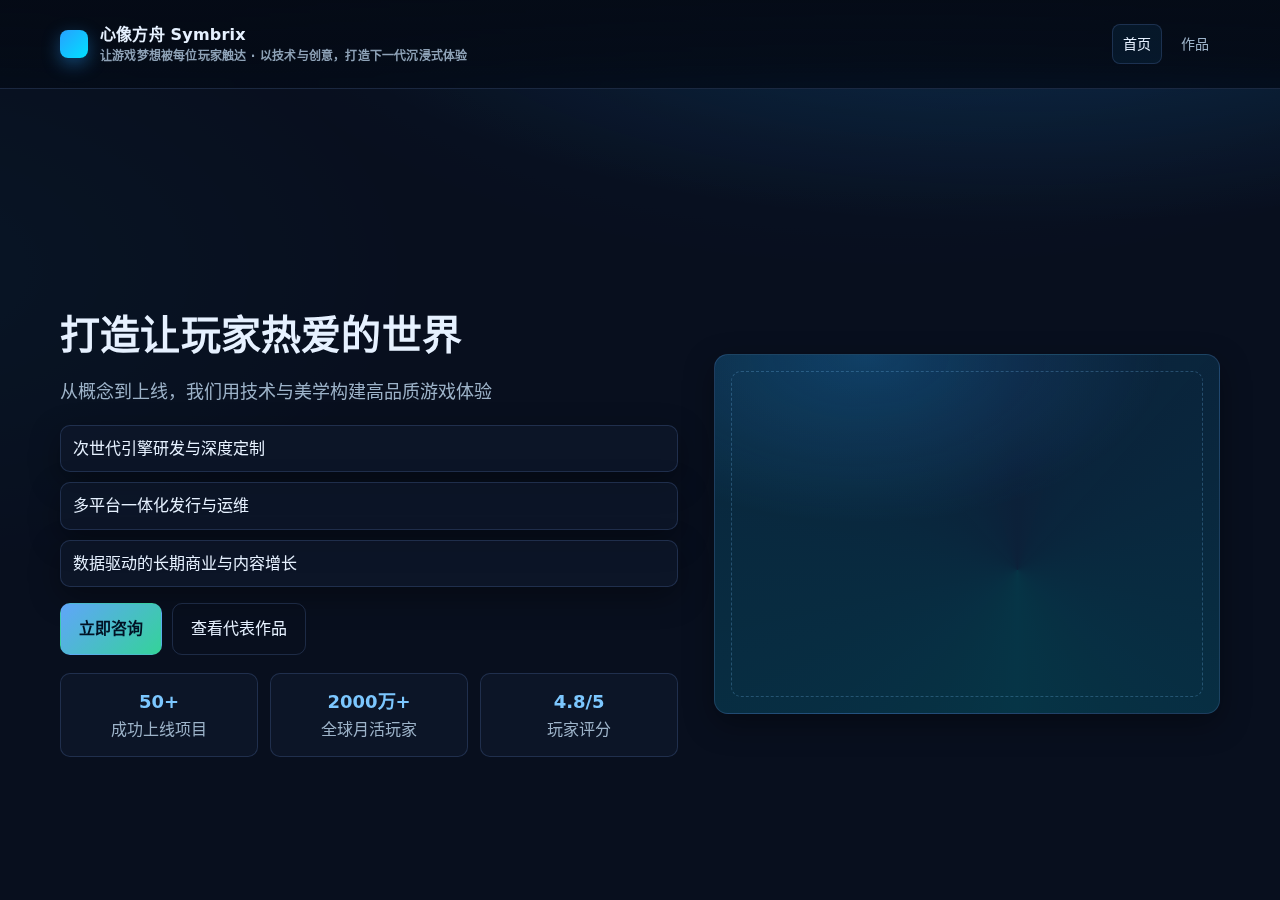
<file: index.html>
<!doctype html>
<html lang="zh-CN">
  <head>
    <meta charset="utf-8" />
    <meta name="viewport" content="width=device-width, initial-scale=1, viewport-fit=cover" />
    <title>GameTech Studio｜游戏研发与发行｜UE/Unity 跨平台解决方案</title>
    <meta name="description" content="GameTech Studio 专注于高品质游戏研发与长期运营，提供 UE/Unity 引擎深度定制、服务器与后台、跨平台发行、数据驱动增长等一站式解决方案。" />
    <meta name="keywords" content="游戏开发, Unreal Engine, Unity, 跨平台游戏, 游戏外包, 后端服务, 游戏发行, 技术美术, 性能优化, 云游戏" />
    <meta name="theme-color" content="#0b1526" />
    <meta property="og:type" content="website" />
    <meta property="og:title" content="GameTech Studio｜游戏研发与发行｜UE/Unity 跨平台解决方案" />
    <meta property="og:description" content="GameTech Studio 专注于高品质游戏研发与长期运营，提供 UE/Unity 引擎深度定制、服务器与后台、跨平台发行、数据驱动增长等一站式解决方案。" />
    <meta property="og:site_name" content="GameTech Studio" />
    <meta property="og:locale" content="zh_CN" />
    <meta name="twitter:card" content="summary_large_image" />
    <link rel="icon" href="data:image/svg+xml,%3Csvg xmlns='http://www.w3.org/2000/svg' viewBox='0 0 128 128'%3E%3Crect width='128' height='128' rx='24' fill='%230b1526'/%3E%3Cpath d='M24 84 L64 24 L104 84 Z' fill='%2327a1ff'/%3E%3C/svg%3E" />
    <script type="module" crossorigin src="/assets/index-CL4PEO8V.js"></script>
    <link rel="stylesheet" crossorigin href="/assets/index-B_LkeLfd.css">
  </head>
  <body>
    <div id="app"></div>
  </body>
  </html>
</file>
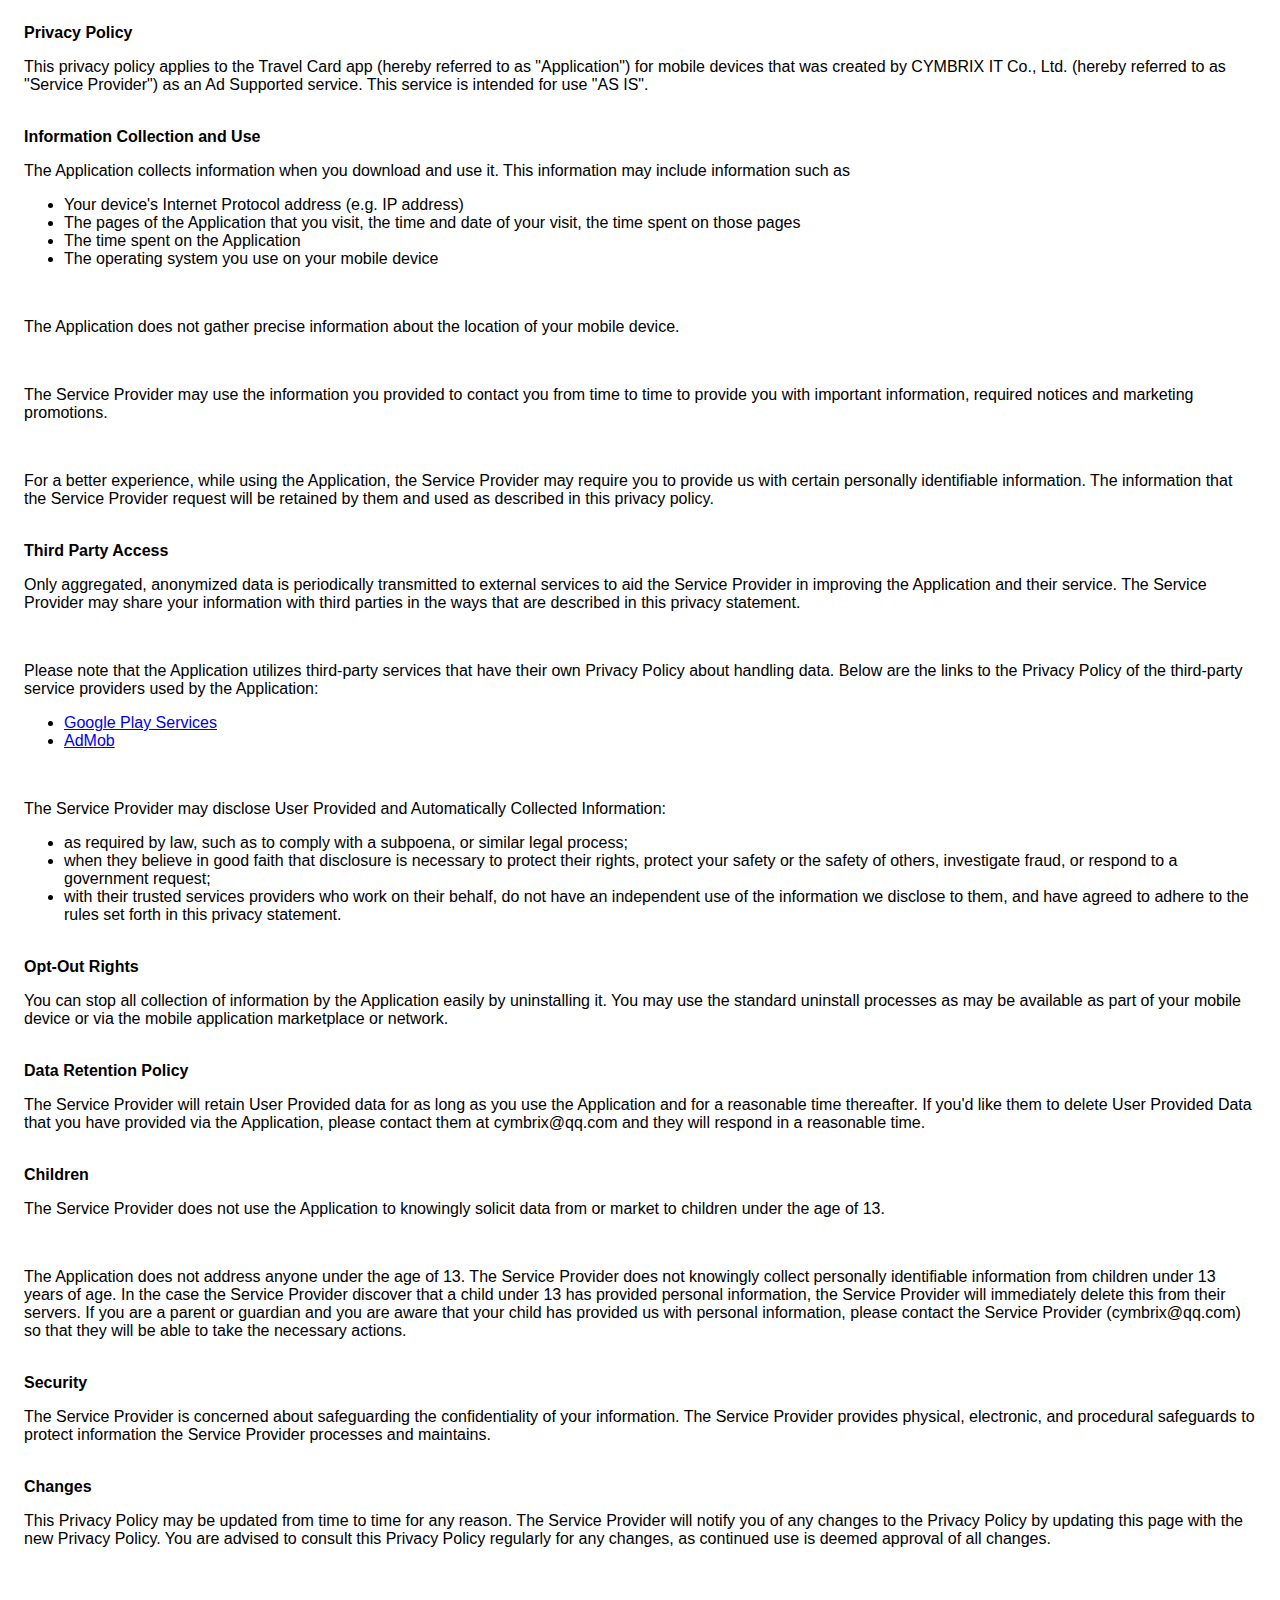
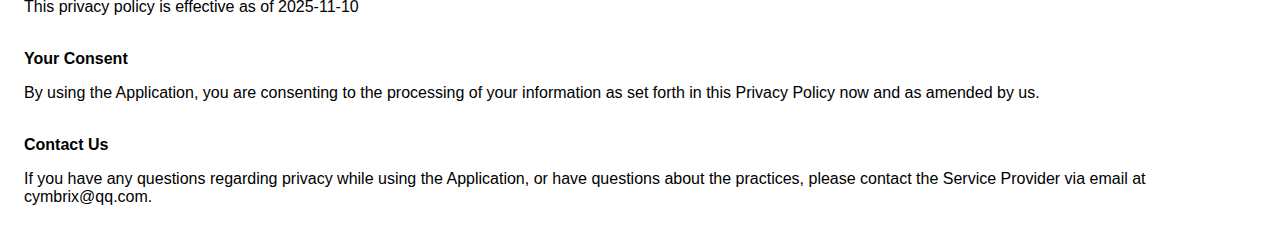
<file: privacy_travelcard.html>
<!DOCTYPE html>
<html>

<head>
    <meta charset='utf-8'>
    <meta name='viewport' content='width=device-width'>
    <title>Privacy Policy</title>
    <style>
        body {
            font-family: 'Helvetica Neue', Helvetica, Arial, sans-serif;
            padding: 1em;
        }
    </style>
</head>

<body>
    <strong>Privacy Policy</strong>
    <p>This privacy policy applies to the Travel Card app (hereby referred to as "Application") for mobile devices that
        was created by CYMBRIX IT Co., Ltd. (hereby referred to as "Service Provider") as an Ad Supported service. This
        service is intended for use "AS IS".</p><br><strong>Information Collection and Use</strong>
    <p>The Application collects information when you download and use it. This information may include information such
        as </p>
    <ul>
        <li>Your device's Internet Protocol address (e.g. IP address)</li>
        <li>The pages of the Application that you visit, the time and date of your visit, the time spent on those pages
        </li>
        <li>The time spent on the Application</li>
        <li>The operating system you use on your mobile device</li>
    </ul>
    <p></p><br>
    <p>The Application does not gather precise information about the location of your mobile device.</p>
    <div style="display: none;">
        <p>The Application collects your device's location, which helps the Service Provider determine your approximate
            geographical location and make use of in below ways:</p>
        <ul>
            <li>Geolocation Services: The Service Provider utilizes location data to provide features such as
                personalized content, relevant recommendations, and location-based services.</li>
            <li>Analytics and Improvements: Aggregated and anonymized location data helps the Service Provider to
                analyze user behavior, identify trends, and improve the overall performance and functionality of the
                Application.</li>
            <li>Third-Party Services: Periodically, the Service Provider may transmit anonymized location data to
                external services. These services assist them in enhancing the Application and optimizing their
                offerings.</li>
        </ul>
    </div><br>
    <p>The Service Provider may use the information you provided to contact you from time to time to provide you with
        important information, required notices and marketing promotions.</p><br>
    <p>For a better experience, while using the Application, the Service Provider may require you to provide us with
        certain personally identifiable information. The information that the Service Provider request will be retained
        by them and used as described in this privacy policy.</p><br><strong>Third Party Access</strong>
    <p>Only aggregated, anonymized data is periodically transmitted to external services to aid the Service Provider in
        improving the Application and their service. The Service Provider may share your information with third parties
        in the ways that are described in this privacy statement.</p>
    <div><br>
        <p>Please note that the Application utilizes third-party services that have their own Privacy Policy about
            handling data. Below are the links to the Privacy Policy of the third-party service providers used by the
            Application:</p>
        <ul>
            <li><a href="https://www.google.com/policies/privacy/" target="_blank" rel="noopener noreferrer">Google Play
                    Services</a></li>
            <li><a href="https://support.google.com/admob/answer/6128543?hl=en" target="_blank"
                    rel="noopener noreferrer">AdMob</a></li>
        </ul>
    </div><br>
    <p>The Service Provider may disclose User Provided and Automatically Collected Information:</p>
    <ul>
        <li>as required by law, such as to comply with a subpoena, or similar legal process;</li>
        <li>when they believe in good faith that disclosure is necessary to protect their rights, protect your safety or
            the safety of others, investigate fraud, or respond to a government request;</li>
        <li>with their trusted services providers who work on their behalf, do not have an independent use of the
            information we disclose to them, and have agreed to adhere to the rules set forth in this privacy statement.
        </li>
    </ul>
    <p></p><br><strong>Opt-Out Rights</strong>
    <p>You can stop all collection of information by the Application easily by uninstalling it. You may use the standard
        uninstall processes as may be available as part of your mobile device or via the mobile application marketplace
        or network.</p><br><strong>Data Retention Policy</strong>
    <p>The Service Provider will retain User Provided data for as long as you use the Application and for a reasonable
        time thereafter. If you'd like them to delete User Provided Data that you have provided via the Application,
        please contact them at cymbrix@qq.com and they will respond in a reasonable time.</p>
    <br><strong>Children</strong>
    <p>The Service Provider does not use the Application to knowingly solicit data from or market to children under the
        age of 13.</p>
    <div><br>
        <p>The Application does not address anyone under the age of 13. The Service Provider does not knowingly collect
            personally identifiable information from children under 13 years of age. In the case the Service Provider
            discover that a child under 13 has provided personal information, the Service Provider will immediately
            delete this from their servers. If you are a parent or guardian and you are aware that your child has
            provided us with personal information, please contact the Service Provider (cymbrix@qq.com) so that they
            will be able to take the necessary actions.</p>
    </div><!----><br><strong>Security</strong>
    <p>The Service Provider is concerned about safeguarding the confidentiality of your information. The Service
        Provider provides physical, electronic, and procedural safeguards to protect information the Service Provider
        processes and maintains.</p><br><strong>Changes</strong>
    <p>This Privacy Policy may be updated from time to time for any reason. The Service Provider will notify you of any
        changes to the Privacy Policy by updating this page with the new Privacy Policy. You are advised to consult this
        Privacy Policy regularly for any changes, as continued use is deemed approval of all changes.</p><br>
    <p>This privacy policy is effective as of 2025-11-10</p><br><strong>Your Consent</strong>
    <p>By using the Application, you are consenting to the processing of your information as set forth in this Privacy
        Policy now and as amended by us.</p><br><strong>Contact Us</strong>
    <p>If you have any questions regarding privacy while using the Application, or have questions about the practices,
        please contact the Service Provider via email at cymbrix@qq.com.</p>

    
</body>


</html>
</file>
<file: assets/index-B_LkeLfd.css>
:root{--bg: #050b16;--bg-2: #0b1526;--primary: #27a1ff;--primary-2: #7cc7ff;--text: #e6f1ff;--muted: #9db3c9;--accent: #00e0ff;--success: #46e6a0;--warning: #ffd166;--danger: #ff6b6b;--border: rgba(130, 170, 255, .18);--card: rgba(15, 25, 45, .6);--shadow: 0 10px 30px rgba(0, 0, 0, .35);--radius: 14px;--radius-sm: 10px;--maxw: 1200px;--grid: linear-gradient(transparent 23px, rgba(39, 161, 255, .08) 24px), linear-gradient(90deg, transparent 23px, rgba(39, 161, 255, .08) 24px)}*{box-sizing:border-box}html{scroll-behavior:smooth}.page-shell{height:100vh;overflow-y:auto}.page-shell::-webkit-scrollbar{display:none}.page-shell{-ms-overflow-style:none;scrollbar-width:none}.page{min-height:100vh;display:grid;align-content:center}body{margin:0;background:radial-gradient(1200px 600px at 70% -10%,rgba(39,161,255,.12),transparent 60%),radial-gradient(900px 500px at -10% 30%,rgba(0,224,255,.08),transparent 60%),var(--bg);color:var(--text);font-family:ui-sans-serif,system-ui,-apple-system,Segoe UI,Roboto,Helvetica,Arial,PingFang SC,Hiragino Sans GB,Microsoft YaHei,sans-serif;line-height:1.6}a{color:var(--primary-2);text-decoration:none}.container{width:100%;max-width:var(--maxw);margin:0 auto;padding:0 20px}header{position:sticky;top:0;z-index:1000;-webkit-backdrop-filter:saturate(140%) blur(10px);backdrop-filter:saturate(140%) blur(10px);background:linear-gradient(to bottom,#050b16f2,#050b16cc);border-bottom:1px solid var(--border);padding:8px 0}.nav{display:flex;align-items:center;justify-content:space-between;height:72px;min-height:72px}.brand{display:flex;align-items:center;gap:12px;font-weight:700;letter-spacing:.2px}.brand-logo{width:28px;height:28px;border-radius:8px;background:linear-gradient(135deg,var(--primary),var(--accent));box-shadow:0 6px 18px #27a1ff66}.brand .name{font-size:16px}.brand .tag{font-size:12px;color:var(--muted);opacity:.9}.menu{display:flex;gap:8px;flex-wrap:nowrap;align-items:center;white-space:nowrap}.menu a{color:var(--muted);font-size:14px;padding:8px 10px;border-radius:8px;border:1px solid transparent;transition:all .2s ease}.menu a.active{color:var(--text);border-color:var(--border);background:#27a1ff14}.menu a:hover{color:var(--text);background:#27a1ff14}.menu-toggle{display:none;width:40px;height:40px;border-radius:10px;border:1px solid var(--border);background:transparent;color:var(--text)}@media (max-width: 980px){.menu{display:none}.menu.mobile-open{display:grid;grid-template-columns:1fr 1fr;gap:8px;padding:16px 0 20px;margin-top:8px}.menu-toggle{display:inline-grid;place-items:center}.nav{height:56px;min-height:56px}}.btn{display:inline-flex;align-items:center;gap:8px;padding:12px 18px;border-radius:10px;border:1px solid var(--border);color:var(--text);background:#27a1ff0f;cursor:pointer}.btn:hover{background:#27a1ff1f}.btn-primary{background:linear-gradient(135deg,#60a5fa,#34d399);border-color:transparent;color:#001224;font-weight:700}.btn-primary:hover{background:linear-gradient(135deg,var(--primary),var(--accent));color:#001224}.btn-primary:active{background:linear-gradient(135deg,#3b82f6,#10b981);color:#001224}.btn-ghost{background:transparent}.actions{display:flex;gap:10px;margin-top:16px;flex-wrap:wrap}section{padding:80px 0;border-top:1px solid var(--border);background-image:var(--grid);background-size:24px 24px,24px 24px;background-attachment:fixed;background-position:center}.page{min-height:100vh;scroll-snap-align:start;display:grid;align-content:center}section:nth-child(2n){background-color:#0a122499}h1,h2,h3{margin:0 0 14px;line-height:1.25}h1{font-size:40px;letter-spacing:.2px}h2{font-size:28px;color:var(--primary-2)}h3{font-size:20px;color:var(--text)}p.lead{font-size:18px;color:var(--muted);margin-bottom:18px}.hero{padding:120px 0 100px;position:relative;overflow:hidden;background:radial-gradient(1200px 400px at 80% -10%,rgba(39,161,255,.18),transparent 60%),var(--bg-2);margin-top:-16px}.hero-grid{display:grid;grid-template-columns:1.1fr .9fr;gap:36px;align-items:center}.points{display:grid;gap:10px}.point{display:flex;align-items:center;gap:10px;padding:10px 12px;background:var(--card);border:1px solid var(--border);border-radius:var(--radius-sm);box-shadow:var(--shadow)}.metrics{display:grid;grid-template-columns:repeat(3,1fr);gap:12px;margin-top:18px}.metric{background:var(--card);border:1px solid var(--border);border-radius:var(--radius-sm);padding:14px;text-align:center}.metric strong{font-size:18px;color:var(--primary-2);display:block}.art{height:360px;border-radius:var(--radius);background:radial-gradient(500px 280px at 30% 0%,rgba(39,161,255,.22),transparent 60%),conic-gradient(from 180deg at 60% 60%,#00e0ff2e,#27a1ff1f,#00e0ff2e);border:1px solid var(--border);position:relative;box-shadow:var(--shadow)}.art:after{content:"";position:absolute;top:16px;right:16px;bottom:16px;left:16px;border:1px dashed rgba(124,199,255,.25);border-radius:10px}@media (max-width: 980px){.hero-grid{grid-template-columns:1fr}.art{height:220px}}.grid-3{display:grid;grid-template-columns:repeat(3,1fr);gap:20px}.grid-2{display:grid;grid-template-columns:repeat(2,1fr);gap:20px}.grid-4{display:grid;grid-template-columns:repeat(4,1fr);gap:20px}.card{background:var(--card);border:1px solid var(--border);border-radius:var(--radius-sm);padding:20px;box-shadow:var(--shadow);transition:transform .2s ease,box-shadow .2s ease}.card:hover{box-shadow:0 15px 40px #0006}.muted{color:var(--muted)}.badge{display:inline-block;padding:4px 8px;border-radius:999px;border:1px solid var(--border);background:#27a1ff14;color:var(--primary-2);font-size:12px}.list{display:grid;gap:8px;margin-top:8px}.mt{margin-top:18px}.cta{margin-top:14px}.from{margin-top:8px}.faq-item{border:1px solid var(--border);border-radius:var(--radius-sm);padding:12px;background:#0a122499}.faq-q{display:flex;justify-content:space-between;align-items:center;cursor:pointer}.faq-a{color:var(--muted);padding-top:8px}footer{padding:28px 0 50px;border-top:1px solid var(--border);background:#071021;color:var(--muted)}.footer-grid{display:grid;grid-template-columns:2fr 1fr 1fr;gap:16px}.social{display:flex;gap:12px;flex-wrap:wrap}@media (max-width: 980px){.footer-grid{grid-template-columns:1fr}.grid-4{grid-template-columns:repeat(2,1fr)}.grid-3,.grid-2{grid-template-columns:1fr}}.input{width:100%;padding:12px 16px;border-radius:8px;border:1px solid var(--border);background:#0f192d4d;color:var(--text);transition:border-color .2s ease,box-shadow .2s ease}.input:focus{outline:none;border-color:var(--primary);box-shadow:0 0 0 3px #27a1ff1a;background:#0f192d80}.input::placeholder{color:var(--muted)}
</file>
